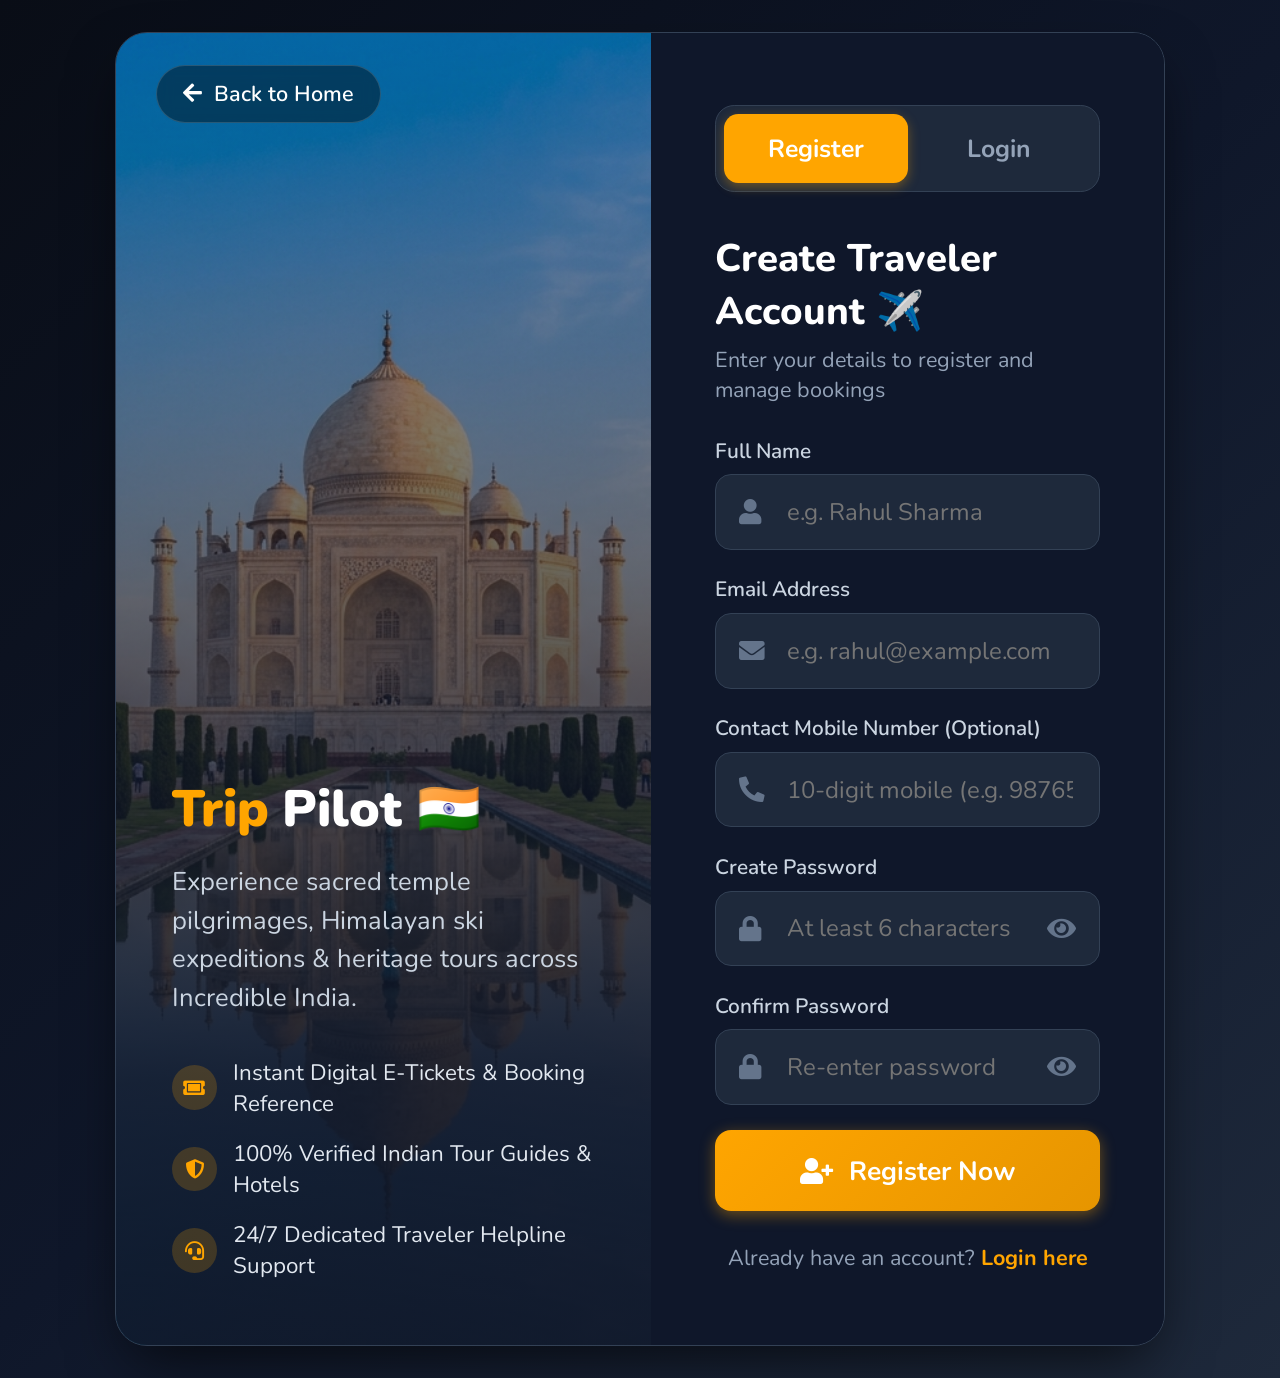
<file: register.html>
<!DOCTYPE html>
<html lang="en">
<head>
    <meta charset="UTF-8">
    <meta name="viewport" content="width=device-width, initial-scale=1.0">
    <title>TripPilot - Login & Register | Explore Incredible India</title>

    <!-- Google Fonts -->
    <link rel="preconnect" href="https://fonts.googleapis.com">
    <link rel="preconnect" href="https://fonts.gstatic.com" crossorigin>
    <link href="https://fonts.googleapis.com/css2?family=Nunito:wght@300;400;600;700;800;900&display=swap" rel="stylesheet">

    <!-- Font Awesome Icons -->
    <link rel="stylesheet" href="https://cdnjs.cloudflare.com/ajax/libs/font-awesome/5.15.4/css/all.min.css">

    <style>
        :root {
            --orange: #ffa500;
            --orange-dark: #e69500;
            --navy: #0f172a;
            --navy-light: #1e293b;
            --border: #334155;
            --text-gray: #94a3b8;
            --text-light: #f8fafc;
        }

        * {
            margin: 0;
            padding: 0;
            box-sizing: border-box;
            font-family: 'Nunito', sans-serif;
            text-decoration: none;
            outline: none;
        }

        body {
            min-height: 100vh;
            background: linear-gradient(135deg, #090d16 0%, #0f172a 50%, #1e293b 100%);
            display: flex;
            align-items: center;
            justify-content: center;
            padding: 2rem;
            color: var(--text-light);
        }

        .auth-page-container {
            width: 100%;
            max-width: 1050px;
            background: rgba(15, 23, 42, 0.95);
            border: 1px solid var(--border);
            border-radius: 2rem;
            box-shadow: 0 25px 60px -15px rgba(0, 0, 0, 0.7);
            overflow: hidden;
            display: flex;
            min-height: 640px;
            position: relative;
            backdrop-filter: blur(10px);
        }

        /* Top Home Link */
        .back-to-home-bar {
            position: absolute;
            top: 2rem;
            left: 2.5rem;
            z-index: 10;
        }

        .back-to-home-bar a {
            display: inline-flex;
            align-items: center;
            gap: 0.8rem;
            padding: 0.8rem 1.6rem;
            background: rgba(0, 0, 0, 0.4);
            border: 1px solid rgba(255, 255, 255, 0.15);
            border-radius: 2rem;
            color: #fff;
            font-size: 1.35rem;
            font-weight: 600;
            backdrop-filter: blur(8px);
            transition: all 0.3s ease;
        }

        .back-to-home-bar a:hover {
            background: var(--orange);
            color: #fff;
            border-color: var(--orange);
            transform: translateX(-3px);
        }

        /* Left Side: Visual Hero Banner */
        .auth-visual-side {
            flex: 1.1;
            position: relative;
            background: url('tripimage/taj_mahal.png') center/cover no-repeat;
            display: flex;
            flex-direction: column;
            justify-content: flex-end;
            padding: 4rem 3.5rem;
            overflow: hidden;
        }

        .auth-visual-overlay {
            position: absolute;
            top: 0;
            left: 0;
            width: 100%;
            height: 100%;
            background: linear-gradient(180deg, rgba(15, 23, 42, 0.3) 0%, rgba(15, 23, 42, 0.92) 80%);
            z-index: 1;
        }

        .auth-visual-content {
            position: relative;
            z-index: 2;
        }

        .auth-brand {
            font-size: 3.2rem;
            font-weight: 900;
            color: #fff;
            margin-bottom: 1.2rem;
            display: flex;
            align-items: center;
            gap: 0.8rem;
        }

        .auth-brand span {
            color: var(--orange);
        }

        .auth-tagline {
            font-size: 1.6rem;
            color: #cbd5e1;
            line-height: 1.5;
            margin-bottom: 2.5rem;
        }

        .auth-features-list {
            list-style: none;
            display: flex;
            flex-direction: column;
            gap: 1.2rem;
        }

        .auth-features-list li {
            display: flex;
            align-items: center;
            gap: 1rem;
            font-size: 1.4rem;
            color: #e2e8f0;
        }

        .auth-features-list li i {
            width: 2.8rem;
            height: 2.8rem;
            border-radius: 50%;
            background: rgba(255, 165, 0, 0.2);
            color: var(--orange);
            display: flex;
            align-items: center;
            justify-content: center;
            font-size: 1.2rem;
            flex-shrink: 0;
        }

        /* Right Side: Form Area */
        .auth-form-side {
            flex: 1;
            padding: 4.5rem 4rem;
            display: flex;
            flex-direction: column;
            justify-content: center;
            background: #0f172a;
        }

        /* Tabs (Register / Login) */
        .auth-tabs {
            display: flex;
            background: #1e293b;
            padding: 0.5rem;
            border-radius: 1.2rem;
            margin-bottom: 2.5rem;
            border: 1px solid var(--border);
        }

        .auth-tab-btn {
            flex: 1;
            padding: 1.1rem;
            background: transparent;
            border: none;
            color: var(--text-gray);
            font-size: 1.55rem;
            font-weight: 700;
            border-radius: 0.9rem;
            cursor: pointer;
            transition: all 0.25s ease;
            text-align: center;
        }

        .auth-tab-btn.active {
            background: var(--orange);
            color: #fff;
            box-shadow: 0 4px 12px rgba(255, 165, 0, 0.35);
        }

        .auth-header-title {
            margin-bottom: 2rem;
        }

        .auth-header-title h2 {
            font-size: 2.4rem;
            color: #fff;
            font-weight: 800;
        }

        .auth-header-title p {
            font-size: 1.35rem;
            color: var(--text-gray);
            margin-top: 0.4rem;
        }

        /* Alert Box */
        .auth-alert-box {
            padding: 1.2rem 1.6rem;
            border-radius: 1rem;
            font-size: 1.35rem;
            font-weight: 600;
            margin-bottom: 2rem;
            display: none;
            align-items: center;
            gap: 1rem;
            animation: fadeIn 0.3s ease;
        }

        .auth-alert-box.error {
            background: rgba(239, 68, 68, 0.15);
            border: 1px solid rgba(239, 68, 68, 0.4);
            color: #fca5a5;
            display: flex;
        }

        .auth-alert-box.success {
            background: rgba(34, 197, 94, 0.15);
            border: 1px solid rgba(34, 197, 94, 0.4);
            color: #86efac;
            display: flex;
        }

        /* Input Fields */
        .form-group {
            margin-bottom: 1.6rem;
            position: relative;
        }

        .form-group label {
            display: block;
            font-size: 1.3rem;
            color: #cbd5e1;
            font-weight: 600;
            margin-bottom: 0.6rem;
        }

        .input-wrapper {
            position: relative;
            display: flex;
            align-items: center;
        }

        .input-wrapper i.field-icon {
            position: absolute;
            left: 1.5rem;
            color: #64748b;
            font-size: 1.6rem;
        }

        .input-wrapper input {
            width: 100%;
            padding: 1.3rem 1.6rem 1.3rem 4.4rem;
            background: #1e293b;
            border: 1px solid var(--border);
            border-radius: 1rem;
            color: #fff;
            font-size: 1.5rem;
            transition: all 0.25s ease;
        }

        .input-wrapper input:focus {
            border-color: var(--orange);
            background: #1a2234;
            box-shadow: 0 0 0 3px rgba(255, 165, 0, 0.2);
        }

        .input-wrapper .toggle-pass {
            position: absolute;
            right: 1.5rem;
            color: #64748b;
            cursor: pointer;
            font-size: 1.6rem;
            transition: color 0.2s;
        }

        .input-wrapper .toggle-pass:hover {
            color: #fff;
        }

        /* Checkbox & Forgot */
        .form-options {
            display: flex;
            justify-content: space-between;
            align-items: center;
            margin-bottom: 2rem;
            font-size: 1.3rem;
        }

        .remember-wrap {
            display: flex;
            align-items: center;
            gap: 0.6rem;
            color: var(--text-gray);
            cursor: pointer;
        }

        .remember-wrap input {
            cursor: pointer;
            accent-color: var(--orange);
            width: 1.6rem;
            height: 1.6rem;
        }

        .forgot-link {
            color: var(--orange);
            font-weight: 600;
            transition: color 0.2s;
        }

        .forgot-link:hover {
            text-decoration: underline;
        }

        /* Submit Button */
        .auth-submit-btn {
            width: 100%;
            padding: 1.4rem;
            background: linear-gradient(135deg, var(--orange), var(--orange-dark));
            border: none;
            border-radius: 1rem;
            color: #fff;
            font-size: 1.65rem;
            font-weight: 700;
            cursor: pointer;
            display: flex;
            align-items: center;
            justify-content: center;
            gap: 1rem;
            box-shadow: 0 4px 15px rgba(255, 165, 0, 0.4);
            transition: all 0.25s ease;
        }

        .auth-submit-btn:hover {
            background: linear-gradient(135deg, var(--orange-dark), #cc7a00);
            transform: translateY(-2px);
            box-shadow: 0 6px 20px rgba(255, 165, 0, 0.5);
        }

        .auth-switch-note {
            text-align: center;
            margin-top: 2rem;
            font-size: 1.35rem;
            color: var(--text-gray);
        }

        .auth-switch-note a {
            color: var(--orange);
            font-weight: 700;
            cursor: pointer;
        }

        .auth-switch-note a:hover {
            text-decoration: underline;
        }

        /* Responsive Layout */
        @media (max-width: 880px) {
            .auth-page-container {
                flex-direction: column;
                max-width: 520px;
            }

            .auth-visual-side {
                display: none;
            }

            .auth-form-side {
                padding: 4rem 2.5rem 3rem 2.5rem;
            }

            .back-to-home-bar {
                top: 1.5rem;
                left: 1.5rem;
            }
        }

        @keyframes fadeIn {
            from { opacity: 0; transform: translateY(-8px); }
            to { opacity: 1; transform: translateY(0); }
        }
    </style>
</head>
<body>

    <div class="auth-page-container">
        <!-- Top Back to Home Button -->
        <div class="back-to-home-bar">
            <a href="AI.html">
                <i class="fas fa-arrow-left"></i> Back to Home
            </a>
        </div>

        <!-- Left Visual Side -->
        <div class="auth-visual-side">
            <div class="auth-visual-overlay"></div>
            <div class="auth-visual-content">
                <div class="auth-brand">
                    <span>Trip</span>Pilot 🇮🇳
                </div>
                <p class="auth-tagline">
                    Experience sacred temple pilgrimages, Himalayan ski expeditions & heritage tours across Incredible India.
                </p>

                <ul class="auth-features-list">
                    <li>
                        <i class="fas fa-ticket-alt"></i>
                        <span>Instant Digital E-Tickets & Booking Reference</span>
                    </li>
                    <li>
                        <i class="fas fa-shield-alt"></i>
                        <span>100% Verified Indian Tour Guides & Hotels</span>
                    </li>
                    <li>
                        <i class="fas fa-headset"></i>
                        <span>24/7 Dedicated Traveler Helpline Support</span>
                    </li>
                </ul>
            </div>
        </div>

        <!-- Right Form Side -->
        <div class="auth-form-side">
            <!-- Tabs -->
            <div class="auth-tabs">
                <button type="button" class="auth-tab-btn active" id="tab-register">Register</button>
                <button type="button" class="auth-tab-btn" id="tab-login">Login</button>
            </div>

            <!-- Dynamic Alert Box -->
            <div class="auth-alert-box" id="auth-alert"></div>

            <!-- Registration Form -->
            <form id="register-form" style="display: block;">
                <div class="auth-header-title">
                    <h2>Create Traveler Account ✈️</h2>
                    <p>Enter your details to register and manage bookings</p>
                </div>

                <div class="form-group">
                    <label for="reg-name">Full Name</label>
                    <div class="input-wrapper">
                        <i class="fas fa-user field-icon"></i>
                        <input type="text" id="reg-name" placeholder="e.g. Rahul Sharma" required>
                    </div>
                </div>

                <div class="form-group">
                    <label for="reg-email">Email Address</label>
                    <div class="input-wrapper">
                        <i class="fas fa-envelope field-icon"></i>
                        <input type="email" id="reg-email" placeholder="e.g. rahul@example.com" required>
                    </div>
                </div>

                <div class="form-group">
                    <label for="reg-phone">Contact Mobile Number (Optional)</label>
                    <div class="input-wrapper">
                        <i class="fas fa-phone-alt field-icon"></i>
                        <input type="tel" id="reg-phone" placeholder="10-digit mobile (e.g. 9876543210)" maxlength="10">
                    </div>
                </div>

                <div class="form-group">
                    <label for="reg-password">Create Password</label>
                    <div class="input-wrapper">
                        <i class="fas fa-lock field-icon"></i>
                        <input type="password" id="reg-password" placeholder="At least 6 characters" required>
                        <i class="fas fa-eye toggle-pass" onclick="togglePasswordVisibility('reg-password', this)"></i>
                    </div>
                </div>

                <div class="form-group">
                    <label for="reg-confirm">Confirm Password</label>
                    <div class="input-wrapper">
                        <i class="fas fa-lock field-icon"></i>
                        <input type="password" id="reg-confirm" placeholder="Re-enter password" required>
                        <i class="fas fa-eye toggle-pass" onclick="togglePasswordVisibility('reg-confirm', this)"></i>
                    </div>
                </div>

                <button type="submit" class="auth-submit-btn">
                    <i class="fas fa-user-plus"></i> Register Now
                </button>

                <p class="auth-switch-note">
                    Already have an account? <a id="switch-to-login-link">Login here</a>
                </p>
            </form>

            <!-- Login Form -->
            <form id="login-form" style="display: none;">
                <div class="auth-header-title">
                    <h2>Welcome Back! 👋</h2>
                    <p>Login to access your bookings and travel dashboard</p>
                </div>

                <div class="form-group">
                    <label for="login-email">Registered Email</label>
                    <div class="input-wrapper">
                        <i class="fas fa-envelope field-icon"></i>
                        <input type="email" id="login-email" placeholder="e.g. rahul@example.com" required>
                    </div>
                </div>

                <div class="form-group">
                    <label for="login-password">Password</label>
                    <div class="input-wrapper">
                        <i class="fas fa-lock field-icon"></i>
                        <input type="password" id="login-password" placeholder="Enter your password" required>
                        <i class="fas fa-eye toggle-pass" onclick="togglePasswordVisibility('login-password', this)"></i>
                    </div>
                </div>

                <div class="form-options">
                    <label class="remember-wrap">
                        <input type="checkbox" id="remember-me" checked>
                        <span>Remember me</span>
                    </label>
                    <a href="#" class="forgot-link" onclick="alert('Please contact support or register a new account.'); return false;">Forgot Password?</a>
                </div>

                <button type="submit" class="auth-submit-btn">
                    <i class="fas fa-sign-in-alt"></i> Login to Account
                </button>

                <p class="auth-switch-note">
                    Don't have an account yet? <a id="switch-to-register-link">Register now</a>
                </p>
            </form>
        </div>
    </div>

    <script>
        const API_URL = "http://localhost:8080/api";

        const tabRegister = document.querySelector('#tab-register');
        const tabLogin = document.querySelector('#tab-login');
        const registerForm = document.querySelector('#register-form');
        const loginForm = document.querySelector('#login-form');
        const authAlert = document.querySelector('#auth-alert');

        const switchToLoginLink = document.querySelector('#switch-to-login-link');
        const switchToRegisterLink = document.querySelector('#switch-to-register-link');

        // Check URL parameter (e.g. register.html?mode=login)
        const urlParams = new URLSearchParams(window.location.search);
        if (urlParams.get('mode') === 'login') {
            showLogin();
        } else {
            showRegister();
        }

        tabRegister.addEventListener('click', showRegister);
        tabLogin.addEventListener('click', showLogin);
        switchToLoginLink.addEventListener('click', showLogin);
        switchToRegisterLink.addEventListener('click', showRegister);

        function showRegister() {
            hideAlert();
            tabRegister.classList.add('active');
            tabLogin.classList.remove('active');
            registerForm.style.display = 'block';
            loginForm.style.display = 'none';
        }

        function showLogin() {
            hideAlert();
            tabLogin.classList.add('active');
            tabRegister.classList.remove('active');
            loginForm.style.display = 'block';
            registerForm.style.display = 'none';
        }

        function showAlert(message, type) {
            authAlert.className = `auth-alert-box ${type}`;
            const icon = type === 'success' ? 'fa-check-circle' : 'fa-exclamation-triangle';
            authAlert.innerHTML = `<i class="fas ${icon}"></i> <span>${message}</span>`;
            authAlert.style.display = 'flex';
        }

        function hideAlert() {
            authAlert.style.display = 'none';
            authAlert.innerHTML = '';
        }

        function togglePasswordVisibility(fieldId, iconEl) {
            const input = document.getElementById(fieldId);
            if (input.type === 'password') {
                input.type = 'text';
                iconEl.classList.remove('fa-eye');
                iconEl.classList.add('fa-eye-slash');
            } else {
                input.type = 'password';
                iconEl.classList.remove('fa-eye-slash');
                iconEl.classList.add('fa-eye');
            }
        }

        // Local Storage Helpers
        function getUsers() {
            return JSON.parse(localStorage.getItem('trip_pilot_users') || '[]');
        }

        function saveUser(user) {
            const users = getUsers();
            users.push(user);
            localStorage.setItem('trip_pilot_users', JSON.stringify(users));
        }

        function setCurrentUser(user) {
            localStorage.setItem('trip_pilot_current_user', JSON.stringify(user));
        }

        // 1. Registration Handler
        registerForm.addEventListener('submit', async (e) => {
            e.preventDefault();
            const name = document.querySelector('#reg-name').value.trim();
            const email = document.querySelector('#reg-email').value.trim().toLowerCase();
            const phone = document.querySelector('#reg-phone').value.trim();
            const password = document.querySelector('#reg-password').value;
            const confirm = document.querySelector('#reg-confirm').value;

            if (!name || !email || !password || !confirm) {
                showAlert('Please fill in all required fields!', 'error');
                return;
            }

            if (password.length < 6) {
                showAlert('Password must be at least 6 characters long!', 'error');
                return;
            }

            if (password !== confirm) {
                showAlert('Passwords do not match!', 'error');
                return;
            }

            let backendSuccess = false;
            try {
                const res = await fetch(`${API_URL}/auth/register`, {
                    method: 'POST',
                    headers: { 'Content-Type': 'application/json' },
                    body: JSON.stringify({ name, email, password, phone })
                });
                if (res.ok) backendSuccess = true;
            } catch (err) {
                console.log('Backend offline; saving user locally.', err);
            }

            const users = getUsers();
            const existing = users.find(u => u.email === email);
            if (!backendSuccess && existing) {
                showAlert('This email is already registered! Please switch to Login.', 'error');
                return;
            }

            const newUser = { name, email, phone, password };
            if (!existing) saveUser(newUser);

            setCurrentUser(newUser);
            showAlert(`🎉 Welcome, ${name}! Account created! Redirecting to Home...`, 'success');

            setTimeout(() => {
                window.location.href = 'AI.html';
            }, 1200);
        });

        // 2. Login Handler
        loginForm.addEventListener('submit', async (e) => {
            e.preventDefault();
            const email = document.querySelector('#login-email').value.trim().toLowerCase();
            const password = document.querySelector('#login-password').value;

            if (!email || !password) {
                showAlert('Please enter both email and password!', 'error');
                return;
            }

            let loggedInUser = null;
            try {
                const res = await fetch(`${API_URL}/auth/login`, {
                    method: 'POST',
                    headers: { 'Content-Type': 'application/json' },
                    body: JSON.stringify({ email, password })
                });
                if (res.ok) {
                    const data = await res.json();
                    loggedInUser = { name: data.name || email.split('@')[0], email: data.email || email };
                }
            } catch (err) {
                console.log('Backend offline; checking localStorage.', err);
            }

            if (!loggedInUser) {
                const users = getUsers();
                const user = users.find(u => u.email === email);
                if (!user) {
                    showAlert('Account not found! Please register first.', 'error');
                    return;
                }
                if (user.password !== password) {
                    showAlert('Incorrect password! Please try again.', 'error');
                    return;
                }
                loggedInUser = user;
            }

            setCurrentUser(loggedInUser);
            showAlert(`✅ Welcome back, ${loggedInUser.name}! Redirecting...`, 'success');

            setTimeout(() => {
                window.location.href = 'AI.html';
            }, 1000);
        });
    </script>
</body>
</html>
</file>
